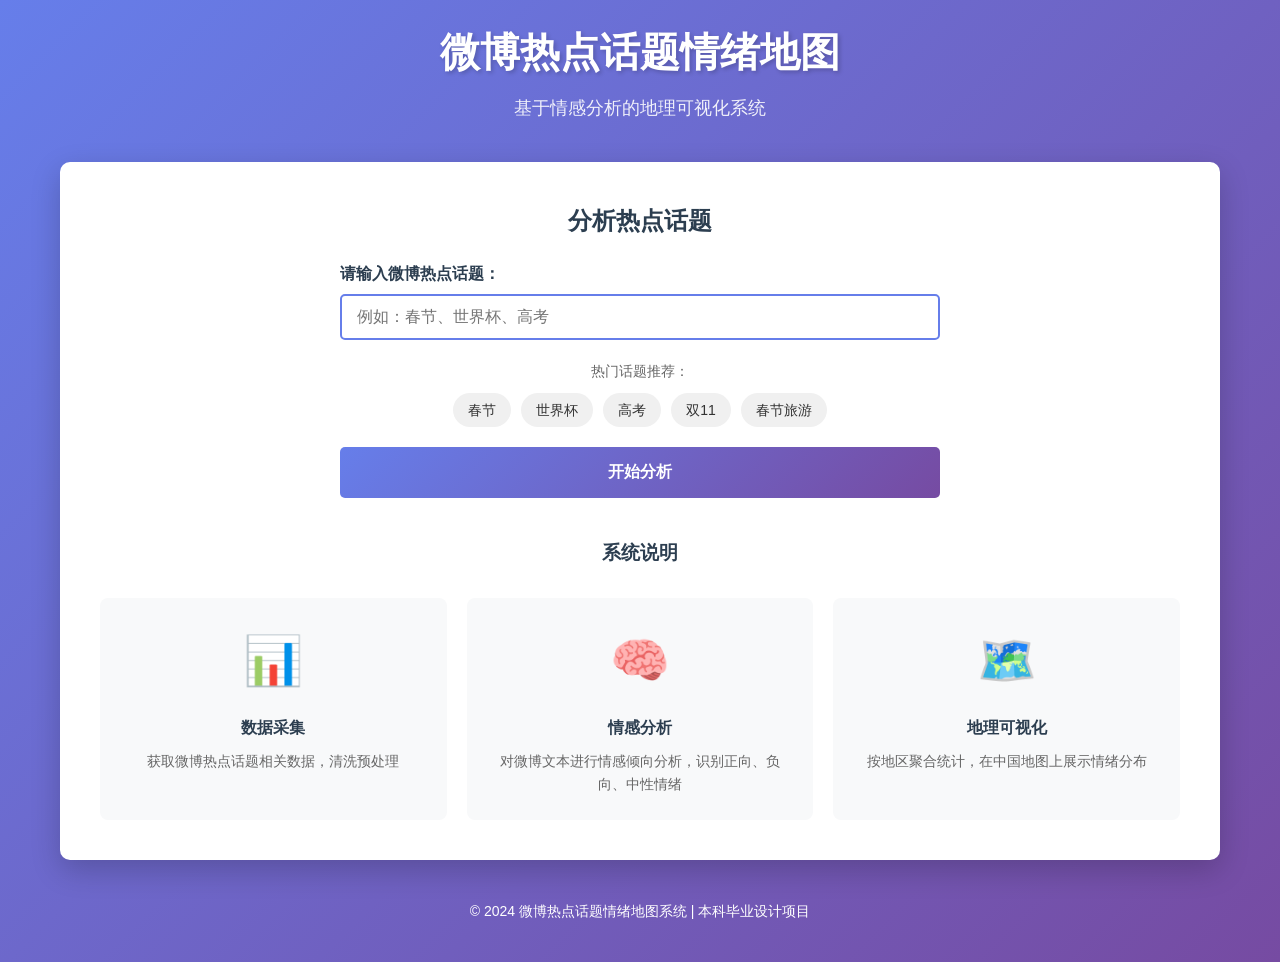
<file: templates/index.html>
<!DOCTYPE html>
<html lang="zh-CN">
<head>
    <meta charset="UTF-8">
    <meta name="viewport" content="width=device-width, initial-scale=1.0">
    <title>微博热点话题情绪地图</title>
    <link rel="stylesheet" href="/static/css/style.css">
</head>
<body>
    <div class="container">
        <header>
            <h1>微博热点话题情绪地图</h1>
            <p class="subtitle">基于情感分析的地理可视化系统</p>
        </header>

        <main>
            <div class="search-section">
                <h2>分析热点话题</h2>
                <form id="searchForm" class="search-form" action="/analyze" method="POST">
    <div class="form-group">
        <label for="topic">请输入微博热点话题：</label>
        <input type="text" id="topic" name="topic" placeholder="例如：春节、世界杯、高考" required autofocus>
    </div>
    <div class="suggestions">
        <p>热门话题推荐：</p>
        <div class="topic-tags">
            <a href="#" class="topic-tag" data-topic="春节">春节</a>
            <a href="#" class="topic-tag" data-topic="世界杯">世界杯</a>
            <a href="#" class="topic-tag" data-topic="高考">高考</a>
            <a href="#" class="topic-tag" data-topic="双11">双11</a>
            <a href="#" class="topic-tag" data-topic="春节旅游">春节旅游</a>
        </div>
    </div>
    <button type="submit" class="btn-submit">开始分析</button>
</form>
            </div>

            <div class="info-section">
                <h3>系统说明</h3>
                <div class="info-cards">
                    <div class="info-card">
                        <div class="info-icon">📊</div>
                        <h4>数据采集</h4>
                        <p>获取微博热点话题相关数据，清洗预处理</p>
                    </div>
                    <div class="info-card">
                        <div class="info-icon">🧠</div>
                        <h4>情感分析</h4>
                        <p>对微博文本进行情感倾向分析，识别正向、负向、中性情绪</p>
                    </div>
                    <div class="info-card">
                        <div class="info-icon">🗺️</div>
                        <h4>地理可视化</h4>
                        <p>按地区聚合统计，在中国地图上展示情绪分布</p>
                    </div>
                </div>
            </div>

            <!-- 加载动画（默认隐藏） -->
            <div id="loadingOverlay" class="loading-overlay" style="display: none;">
                <div class="loading-container">
                    <div class="loading-spinner"></div>
                    <div class="loading-text">正在分析数据中...</div>
                    <div class="loading-steps">
                        <div class="loading-step active">
                            <span class="step-number">1</span>
                            <span class="step-desc">获取微博数据</span>
                        </div>
                        <div class="loading-step">
                            <span class="step-number">2</span>
                            <span class="step-desc">数据清洗</span>
                        </div>
                        <div class="loading-step">
                            <span class="step-number">3</span>
                            <span class="step-desc">情感分析</span>
                        </div>
                        <div class="loading-step">
                            <span class="step-number">4</span>
                            <span class="step-desc">生成地图</span>
                        </div>
                    </div>
                </div>
            </div>
        </main>

        <footer>
            <p>&copy; 2024 微博热点话题情绪地图系统 | 本科毕业设计项目</p>
        </footer>
    </div>

    <script src="/static/js/main.js"></script>
</body>
</html>
</file>
<file: static/css/style.css>
/* 全局样式 */
* {
    margin: 0;
    padding: 0;
    box-sizing: border-box;
}

body {
    font-family: -apple-system, BlinkMacSystemFont, "Segoe UI", "Microsoft YaHei", "微软雅黑", Arial, sans-serif;
    line-height: 1.6;
    color: #333;
    background: linear-gradient(135deg, #667eea 0%, #764ba2 100%);
    min-height: 100vh;
}

.container {
    max-width: 1200px;
    margin: 0 auto;
    padding: 20px;
}

/* 头部样式 */
header {
    text-align: center;
    margin-bottom: 40px;
    color: white;
}

header h1 {
    font-size: 2.5em;
    margin-bottom: 10px;
    text-shadow: 2px 2px 4px rgba(0, 0, 0, 0.2);
}

.subtitle {
    font-size: 1.1em;
    opacity: 0.9;
}

/* 主体内容 */
main {
    background: white;
    border-radius: 10px;
    padding: 40px;
    box-shadow: 0 10px 30px rgba(0, 0, 0, 0.2);
    margin-bottom: 20px;
}

/* 搜索区域 */
.search-section {
    margin-bottom: 40px;
}

.search-section h2 {
    margin-bottom: 20px;
    color: #2c3e50;
    text-align: center;
}

.search-form {
    max-width: 600px;
    margin: 0 auto;
}

.form-group {
    margin-bottom: 20px;
}

.form-group label {
    display: block;
    margin-bottom: 8px;
    font-weight: bold;
    color: #2c3e50;
}

.form-group input {
    width: 100%;
    padding: 12px 15px;
    font-size: 16px;
    border: 2px solid #e0e0e0;
    border-radius: 5px;
    transition: border-color 0.3s;
}

.form-group input:focus {
    outline: none;
    border-color: #667eea;
}

/* 话题推荐 */
.suggestions {
    margin-bottom: 20px;
    text-align: center;
}

.suggestions p {
    margin-bottom: 10px;
    color: #666;
    font-size: 14px;
}

.topic-tags {
    display: flex;
    justify-content: center;
    gap: 10px;
    flex-wrap: wrap;
}

.topic-tag {
    display: inline-block;
    padding: 6px 15px;
    background: #f0f0f0;
    color: #333;
    text-decoration: none;
    border-radius: 20px;
    font-size: 14px;
    transition: all 0.3s;
}

.topic-tag:hover {
    background: #667eea;
    color: white;
}

/* 提交按钮 */
.btn-submit {
    width: 100%;
    padding: 15px;
    background: linear-gradient(135deg, #667eea 0%, #764ba2 100%);
    color: white;
    border: none;
    border-radius: 5px;
    font-size: 16px;
    font-weight: bold;
    cursor: pointer;
    transition: transform 0.2s, box-shadow 0.2s;
}

.btn-submit:hover {
    transform: translateY(-2px);
    box-shadow: 0 5px 15px rgba(102, 126, 234, 0.4);
}

.btn-submit:active {
    transform: translateY(0);
}

/* 信息卡片 */
.info-section {
    margin-top: 40px;
}

.info-section h3 {
    text-align: center;
    margin-bottom: 30px;
    color: #2c3e50;
}

.info-cards {
    display: grid;
    grid-template-columns: repeat(auto-fit, minmax(250px, 1fr));
    gap: 20px;
}

.info-card {
    text-align: center;
    padding: 25px;
    background: #f8f9fa;
    border-radius: 8px;
    transition: transform 0.3s;
}

.info-card:hover {
    transform: translateY(-5px);
}

.info-icon {
    font-size: 3em;
    margin-bottom: 15px;
}

.info-card h4 {
    margin-bottom: 10px;
    color: #2c3e50;
}

.info-card p {
    color: #666;
    font-size: 14px;
}

/* 返回按钮 */
.back-section {
    margin-bottom: 20px;
}

.btn-back {
    display: inline-block;
    padding: 8px 15px;
    background: #6c757d;
    color: white;
    text-decoration: none;
    border-radius: 5px;
    transition: background 0.3s;
}

.btn-back:hover {
    background: #5a6268;
}

/* 话题区域 */
.topic-section {
    margin-bottom: 30px;
    text-align: center;
}

.topic-section h2 {
    margin-bottom: 20px;
    color: #2c3e50;
}

/* 汇总统计 */
.summary-stats {
    display: flex;
    justify-content: center;
    gap: 30px;
    flex-wrap: wrap;
    margin-bottom: 30px;
}

.stat-item {
    text-align: center;
    padding: 15px 25px;
    background: #f8f9fa;
    border-radius: 8px;
    min-width: 150px;
}

.stat-label {
    display: block;
    font-size: 14px;
    color: #666;
    margin-bottom: 5px;
}

.stat-value {
    display: block;
    font-size: 24px;
    font-weight: bold;
    color: #2c3e50;
}

.stat-emotion-positive {
    color: #239b3d;
}

.stat-emotion-negative {
    color: #e63946;
}

.stat-emotion-neutral {
    color: #6b7280;
}

/* 地图区域 */
.map-section {
    margin-bottom: 40px;
}

.map-section h3 {
    margin-bottom: 20px;
    color: #2c3e50;
}

.map-legend {
    display: flex;
    justify-content: center;
    gap: 30px;
    margin-bottom: 20px;
}

.legend-item {
    display: flex;
    align-items: center;
    gap: 8px;
    font-size: 14px;
}

.legend-color {
    width: 20px;
    height: 20px;
    border-radius: 3px;
}

.legend-positive {
    background: #239b3d;
}

.legend-negative {
    background: #e63946;
}

.legend-neutral {
    background: #6b7280;
}

.map-container {
    width: 100%;
    min-height: 600px;
    border: 1px solid #e0e0e0;
    border-radius: 8px;
    overflow: hidden;
}

/* 表格区域 */
.table-section {
    margin-bottom: 40px;
}

.table-section h3 {
    margin-bottom: 20px;
    color: #2c3e50;
}

.table-container {
    overflow-x: auto;
}

.data-table {
    width: 100%;
    border-collapse: collapse;
    font-size: 14px;
}

.data-table thead {
    background: #f8f9fa;
}

.data-table th {
    padding: 12px;
    text-align: left;
    font-weight: bold;
    color: #2c3e50;
    border-bottom: 2px solid #e0e0e0;
}

.data-table td {
    padding: 12px;
    border-bottom: 1px solid #e0e0e0;
}

.data-table tbody tr:hover {
    background: #f8f9fa;
}

.text-positive {
    color: #239b3d;
    font-weight: bold;
}

.text-negative {
    color: #e63946;
    font-weight: bold;
}

.text-neutral {
    color: #6b7280;
}

.emotion-badge {
    display: inline-block;
    padding: 4px 10px;
    border-radius: 12px;
    font-size: 12px;
    font-weight: bold;
}

.emotion-positive {
    background: #d4edda;
    color: #155724;
}

.emotion-negative {
    background: #f8d7da;
    color: #721c24;
}

.emotion-neutral {
    background: #e2e3e5;
    color: #383d41;
}

/* 错误信息 */
.error-section {
    margin-bottom: 30px;
}

.error-message {
    padding: 15px;
    background: #fff3cd;
    border: 1px solid #ffc107;
    border-radius: 5px;
    color: #856404;
}

.error-message h4 {
    margin-bottom: 10px;
    color: #856404;
}

/* 页脚 */
footer {
    text-align: center;
    color: white;
    padding: 20px;
    font-size: 14px;
}

/* 加载动画 */
.loading-overlay {
    position: fixed;
    top: 0;
    left: 0;
    width: 100%;
    height: 100%;
    background: rgba(0, 0, 0, 0.8);
    z-index: 9999;
    display: flex;
    justify-content: center;
    align-items: center;
}

.loading-container {
    background: white;
    padding: 40px;
    border-radius: 10px;
    text-align: center;
    max-width: 500px;
    width: 90%;
}

.loading-spinner {
    width: 50px;
    height: 50px;
    border: 5px solid #f3f3f3;
    border-top: 5px solid #667eea;
    border-radius: 50%;
    animation: spin 1s linear infinite;
    margin: 0 auto 20px;
}

@keyframes spin {
    0% { transform: rotate(0deg); }
    100% { transform: rotate(360deg); }
}

.loading-text {
    font-size: 18px;
    color: #333;
    margin-bottom: 30px;
}

.loading-steps {
    display: flex;
    justify-content: space-between;
    align-items: center;
    margin-top: 30px;
}

.loading-step {
    flex: 1;
    text-align: center;
    position: relative;
    opacity: 0.5;
    transition: opacity 0.3s;
}

.loading-step.active {
    opacity: 1;
}

.loading-step.active .step-number {
    background: #667eea;
    color: white;
}

.loading-step .step-number {
    display: inline-block;
    width: 30px;
    height: 30px;
    background: #f0f0f0;
    border-radius: 50%;
    line-height: 30px;
    font-weight: bold;
    margin-bottom: 10px;
    transition: all 0.3s;
}

.loading-step .step-desc {
    font-size: 14px;
    color: #666;
}

.loading-step:not(:last-child)::after {
    content: '';
    position: absolute;
    top: 15px;
    right: -50%;
    width: 100%;
    height: 2px;
    background: #e0e0e0;
    z-index: -1;
}

/* 响应式设计 */
@media (max-width: 768px) {
    header h1 {
        font-size: 2em;
    }

    main {
        padding: 20px;
    }

    .summary-stats {
        gap: 15px;
    }

    .stat-item {
        min-width: 100px;
        padding: 10px 15px;
    }

    .map-legend {
        flex-direction: column;
        gap: 10px;
    }

    .data-table {
        font-size: 12px;
    }

    .data-table th,
    .data-table td {
        padding: 8px;
    }
}
</file>
